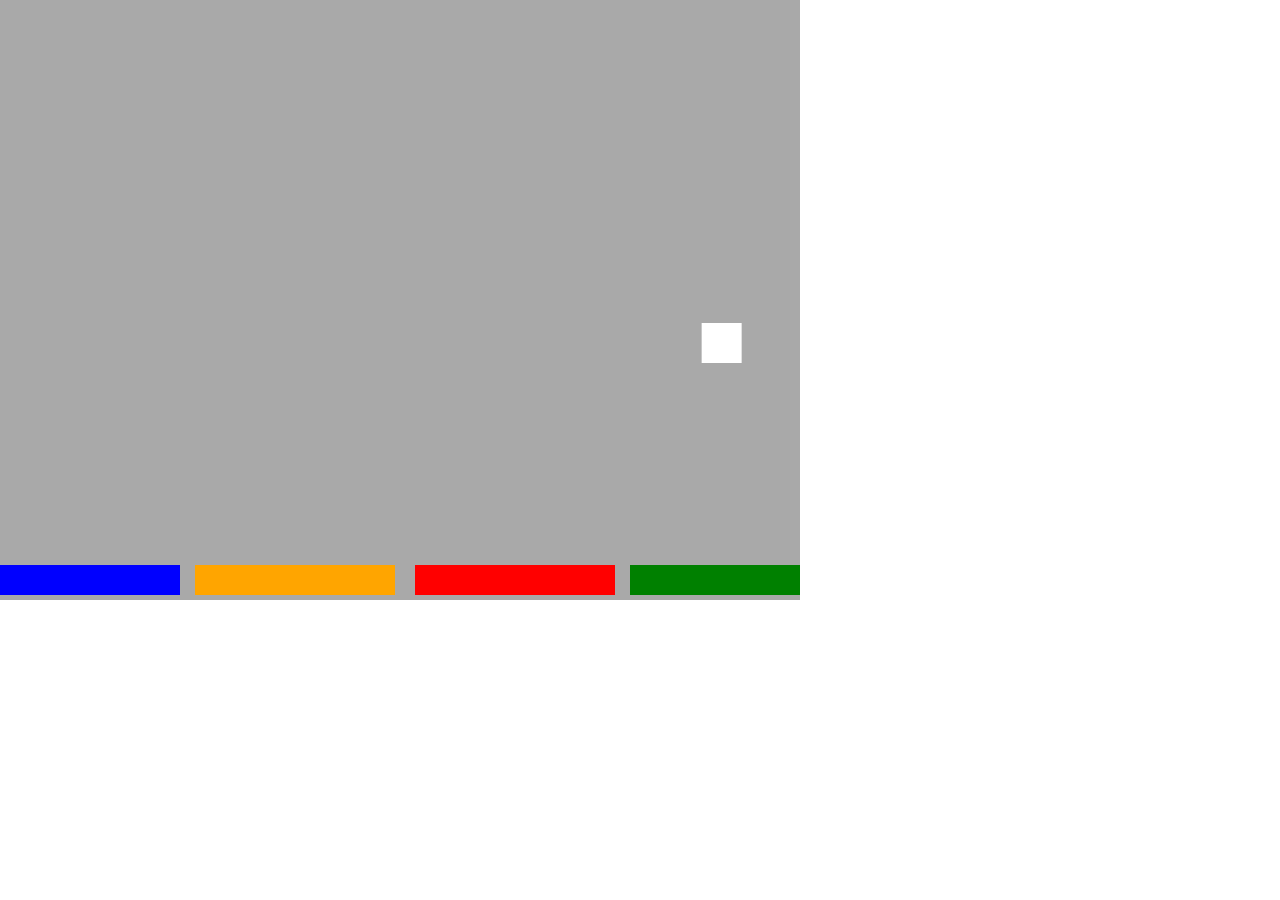
<file: jumpingbox/index.html>
<!DOCTYPE html><html><head>
    <script src="p5.js"></script>
    <script src="p5.play.js"></script>
    <script src="p5.sound.js"></script>
    <link rel="stylesheet" type="text/css" href="style.css">
    <meta charset="utf-8">
    
  </head>
  <body>
      <script src="sketch.js"></script>
  
</body></html>
</file>
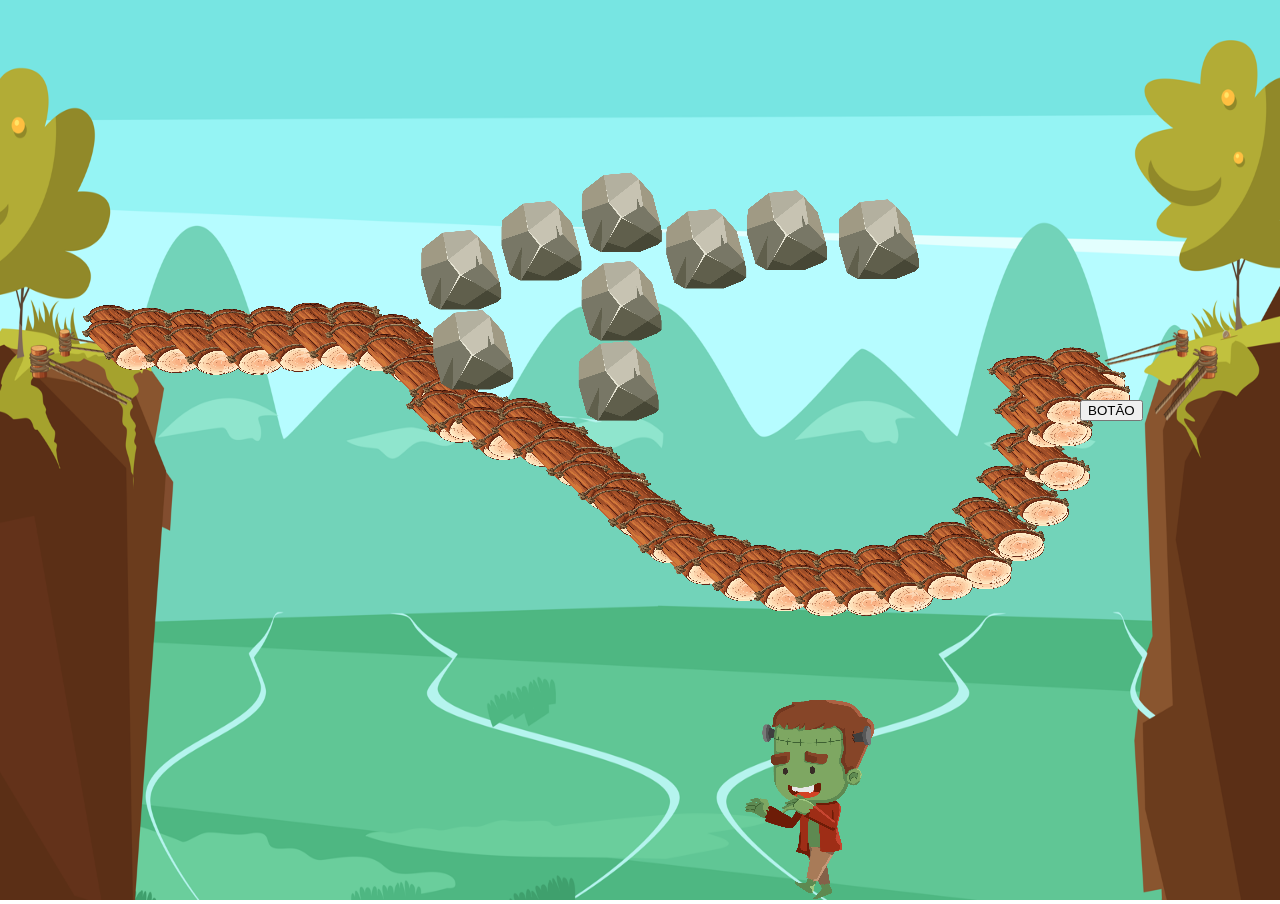
<file: PRO_1-1_C30_TemplateProjeto/index.html>
<!DOCTYPE html>
<html>
  <head>
    <meta charset="utf-8" />
    <!-- import important lib -->
    <script src="./lib/p5.min.js"></script>
    <script src="./lib/p5.dom.min.js"></script>
    <script src="./lib/p5.sound.min.js"></script>
    <script src="./lib/p5.play.js"></script>
    <script src="./lib/matter.min.js"></script>

    <!-- Local Stylesheet -->
    <link rel="stylesheet" type="text/css" href="style.css" />

    <script src="./js/Base.js"></script>
    <script src="./js/Bridge.js"></script>
    <script src="./js/Stone.js"></script>
    <script src="./js/Link.js"></script>
  </head>
  <body>
    <script src="sketch.js"></script>
  </body>
</html>
</file>
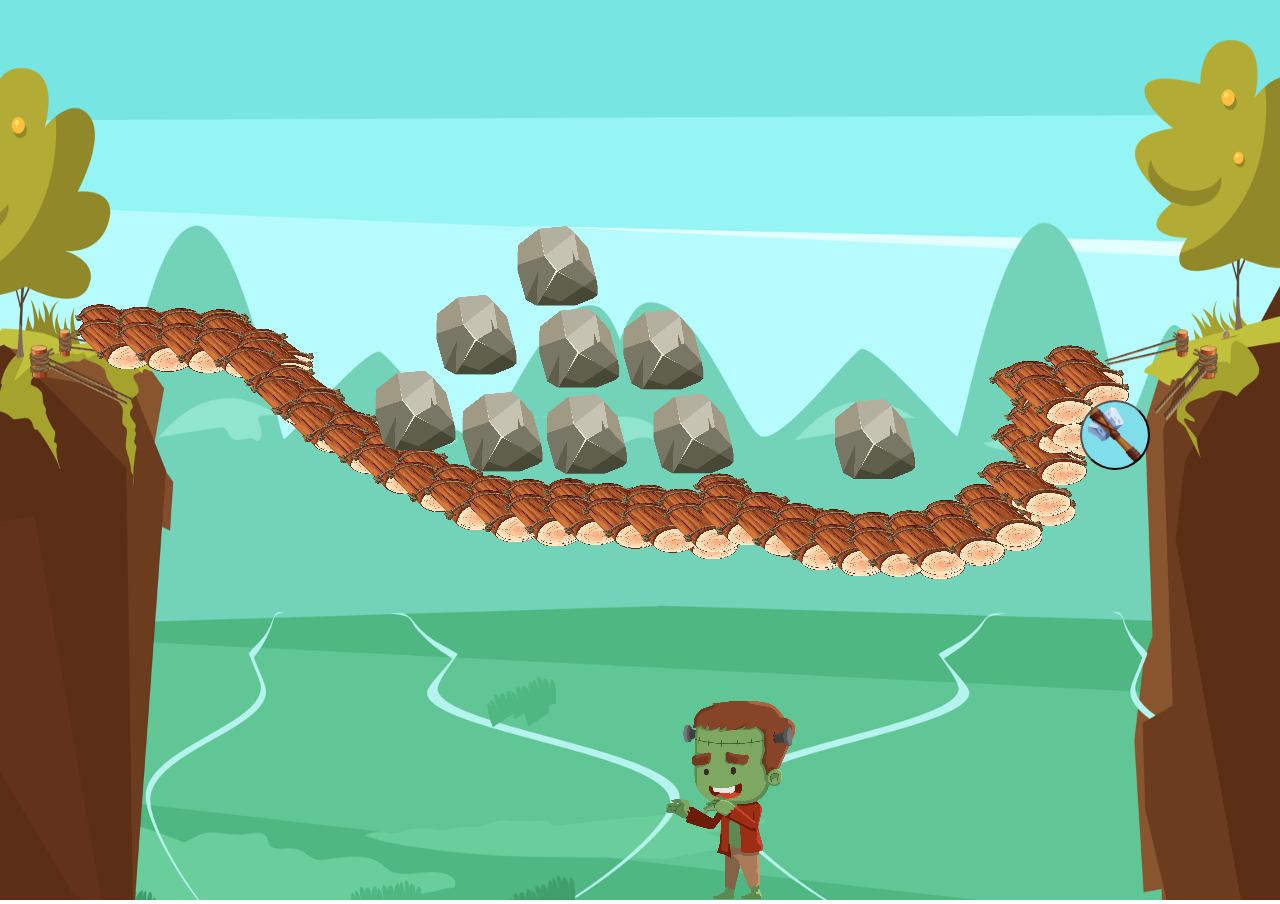
<file: PRO_1-1_C31_TemplateDoProjeto/index.html>
<!DOCTYPE html>
<html>
  <head>
    <meta charset="utf-8" />
    <!-- import important lib -->
    <script src="./lib/p5.min.js"></script>
    <script src="./lib/p5.dom.min.js"></script>
    <script src="./lib/p5.sound.min.js"></script>
    <script src="./lib/p5.play.js"></script>

    <script src="./lib/matter.min.js"></script>

    <!-- Local Stylesheet -->
    <link rel="stylesheet" type="text/css" href="style.css" />

    <script src="./js/Base.js"></script>
    <script src="./js/Bridge.js"></script>
    <script src="./js/Stone.js"></script>
    <script src="./js/Link.js"></script>
  </head>
  <body>
    <script src="sketch.js"></script>
  </body>
</html>
</file>
<file: jumpingbox/style.css>
html, body {
    margin: 0;
    padding: 0;
  }
  canvas {
    display: block;
  }
</file>
<file: PRO_1-1_C30_TemplateProjeto/style.css>
html, body {
  margin: 0;
  padding: 0;
}
</file>
<file: PRO_1-1_C31_TemplateDoProjeto/style.css>
html, body {
  margin: 0;
  padding: 0;
}

.breakbutton{
  width:70px;
  height: 70px;
  border-radius: 35px;
  background-image: url('./assets/axe.png');
  background-color: #80deea;
  padding: 10px;
  background-size: cover;
  display: inline-block;
  cursor: pointer;
  -webkit-transition-duration: 0.4s; /* Safari */
  transition-duration: 0.4s;
  outline: none;
}
</file>
